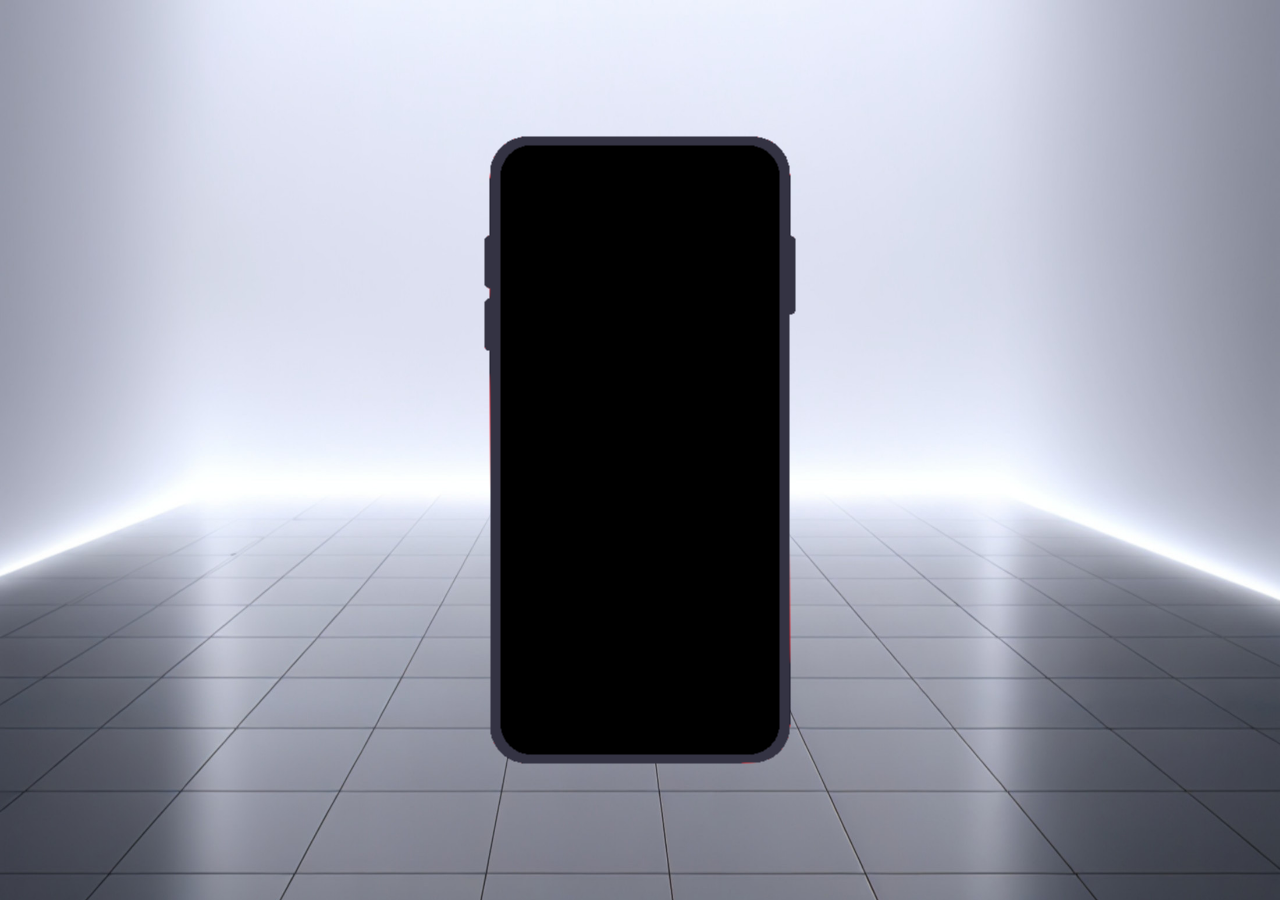
<file: index.html>
<!DOCTYPE html>
<html lang="pt-br">
<head>
    <meta charset="UTF-8">
    <meta name="viewport" content="width=device-width, initial-scale=1.0">
    <link rel="shortcut icon" href="favsoc.ico" type="image/x-icon">
    <title>Projeto Redes Sociais</title>
    <link rel="stylesheet" href="estilos/style.css">
</head>
<body>
    <main>
        <section id="telefone">

        </section>
        <section id="redes-sociais">

        </section>
    </main>
</body>
</html>
</file>
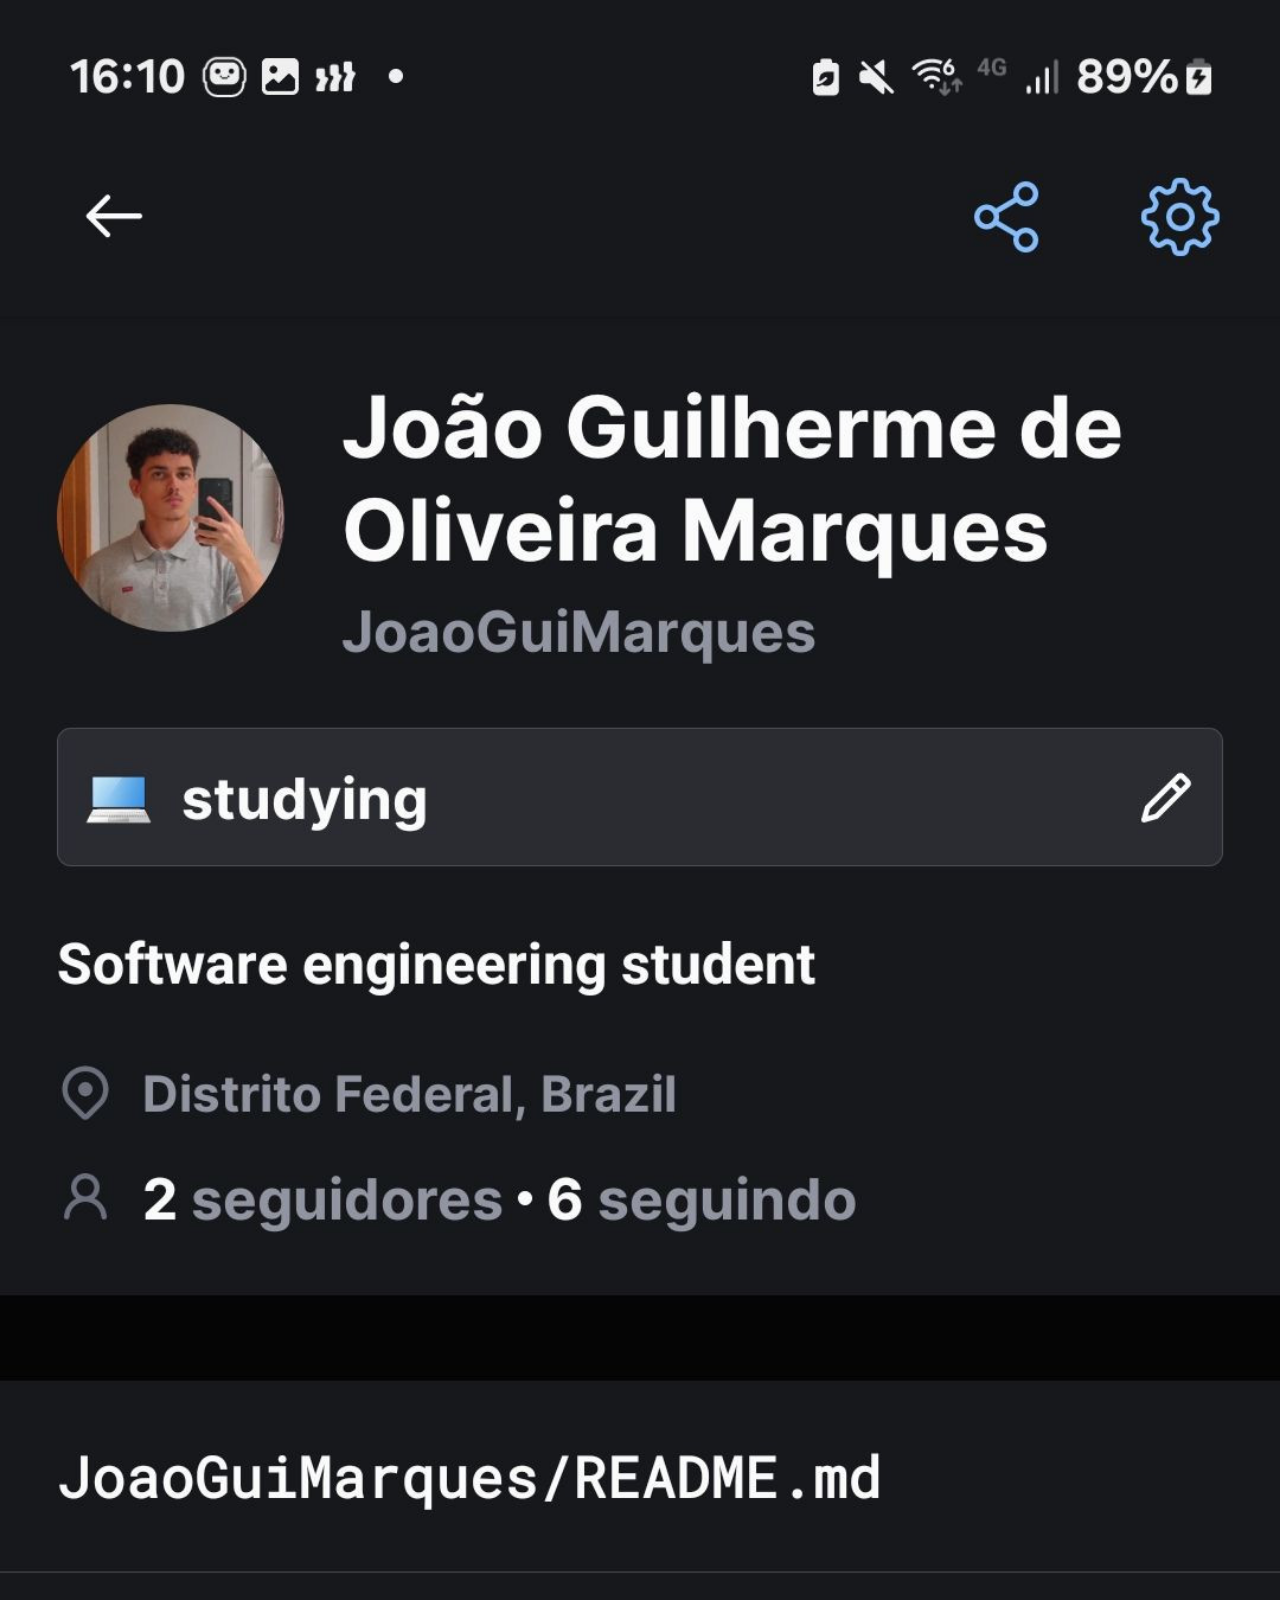
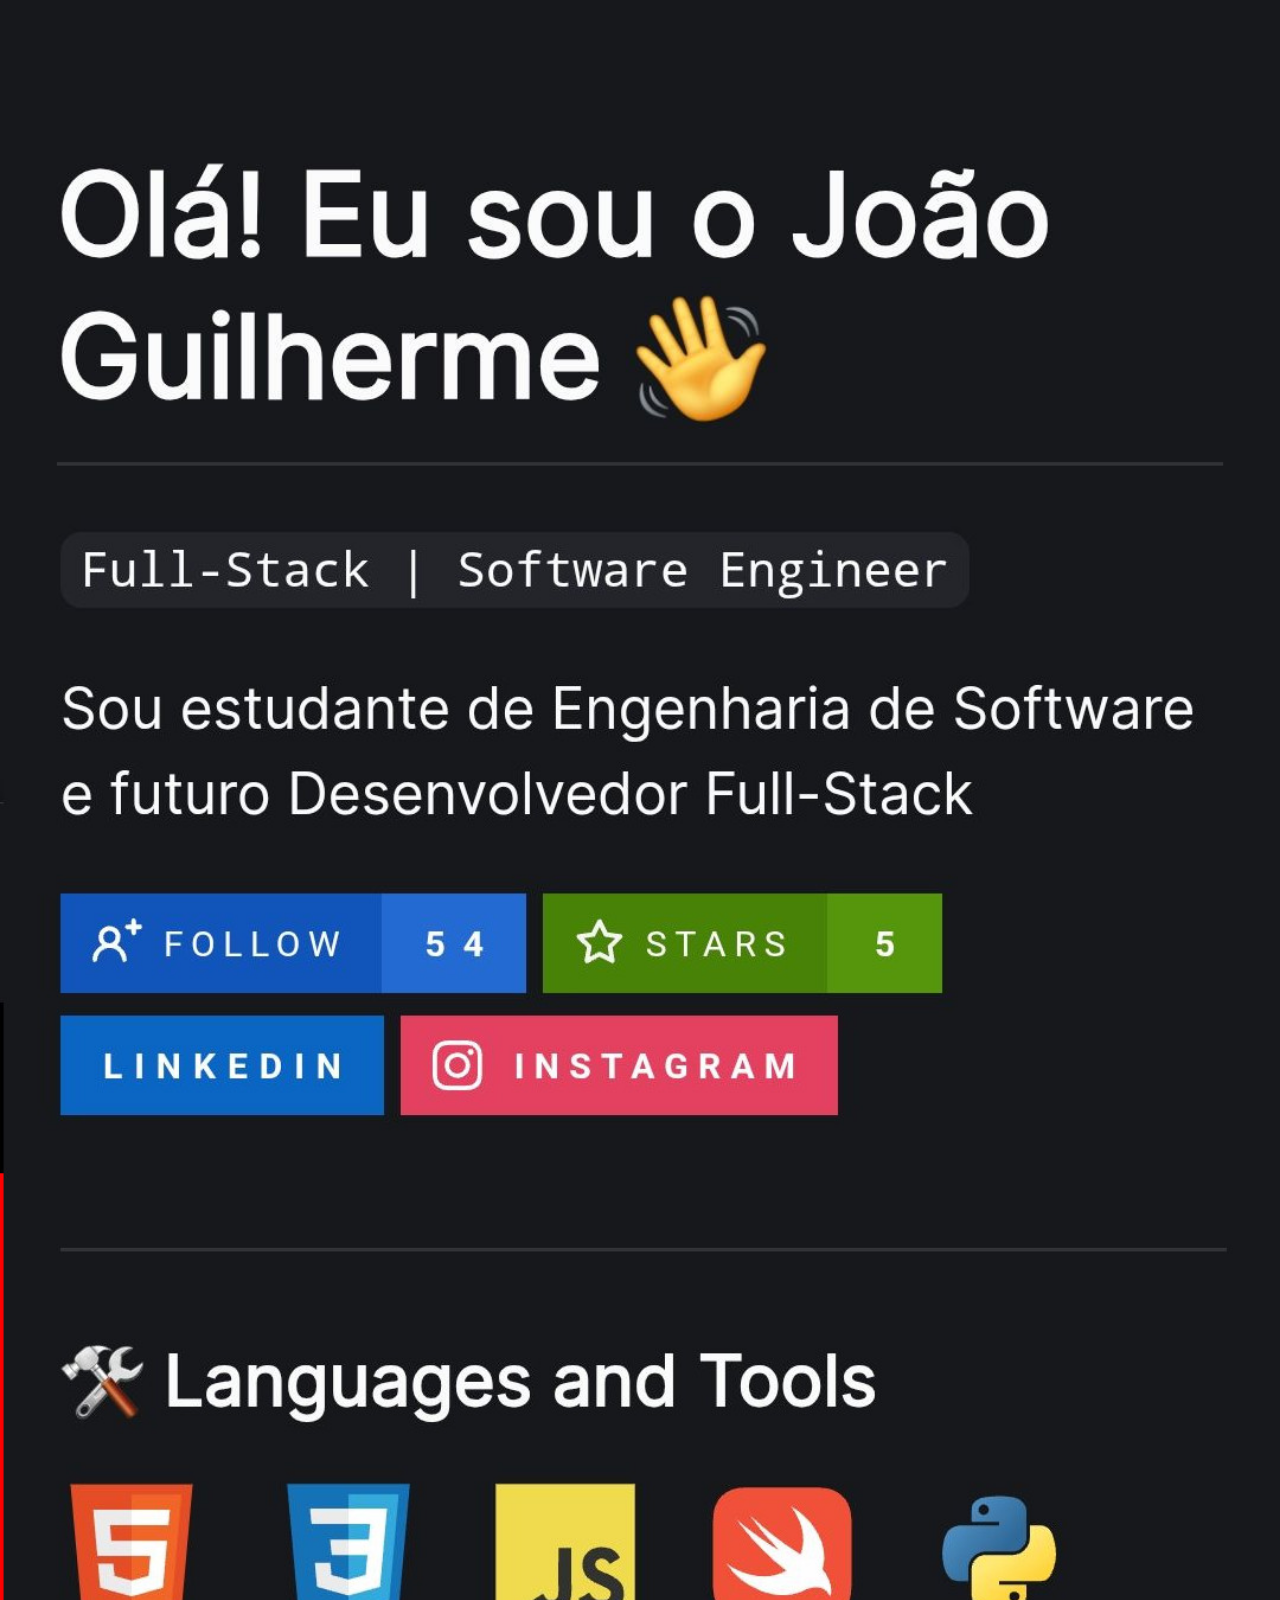
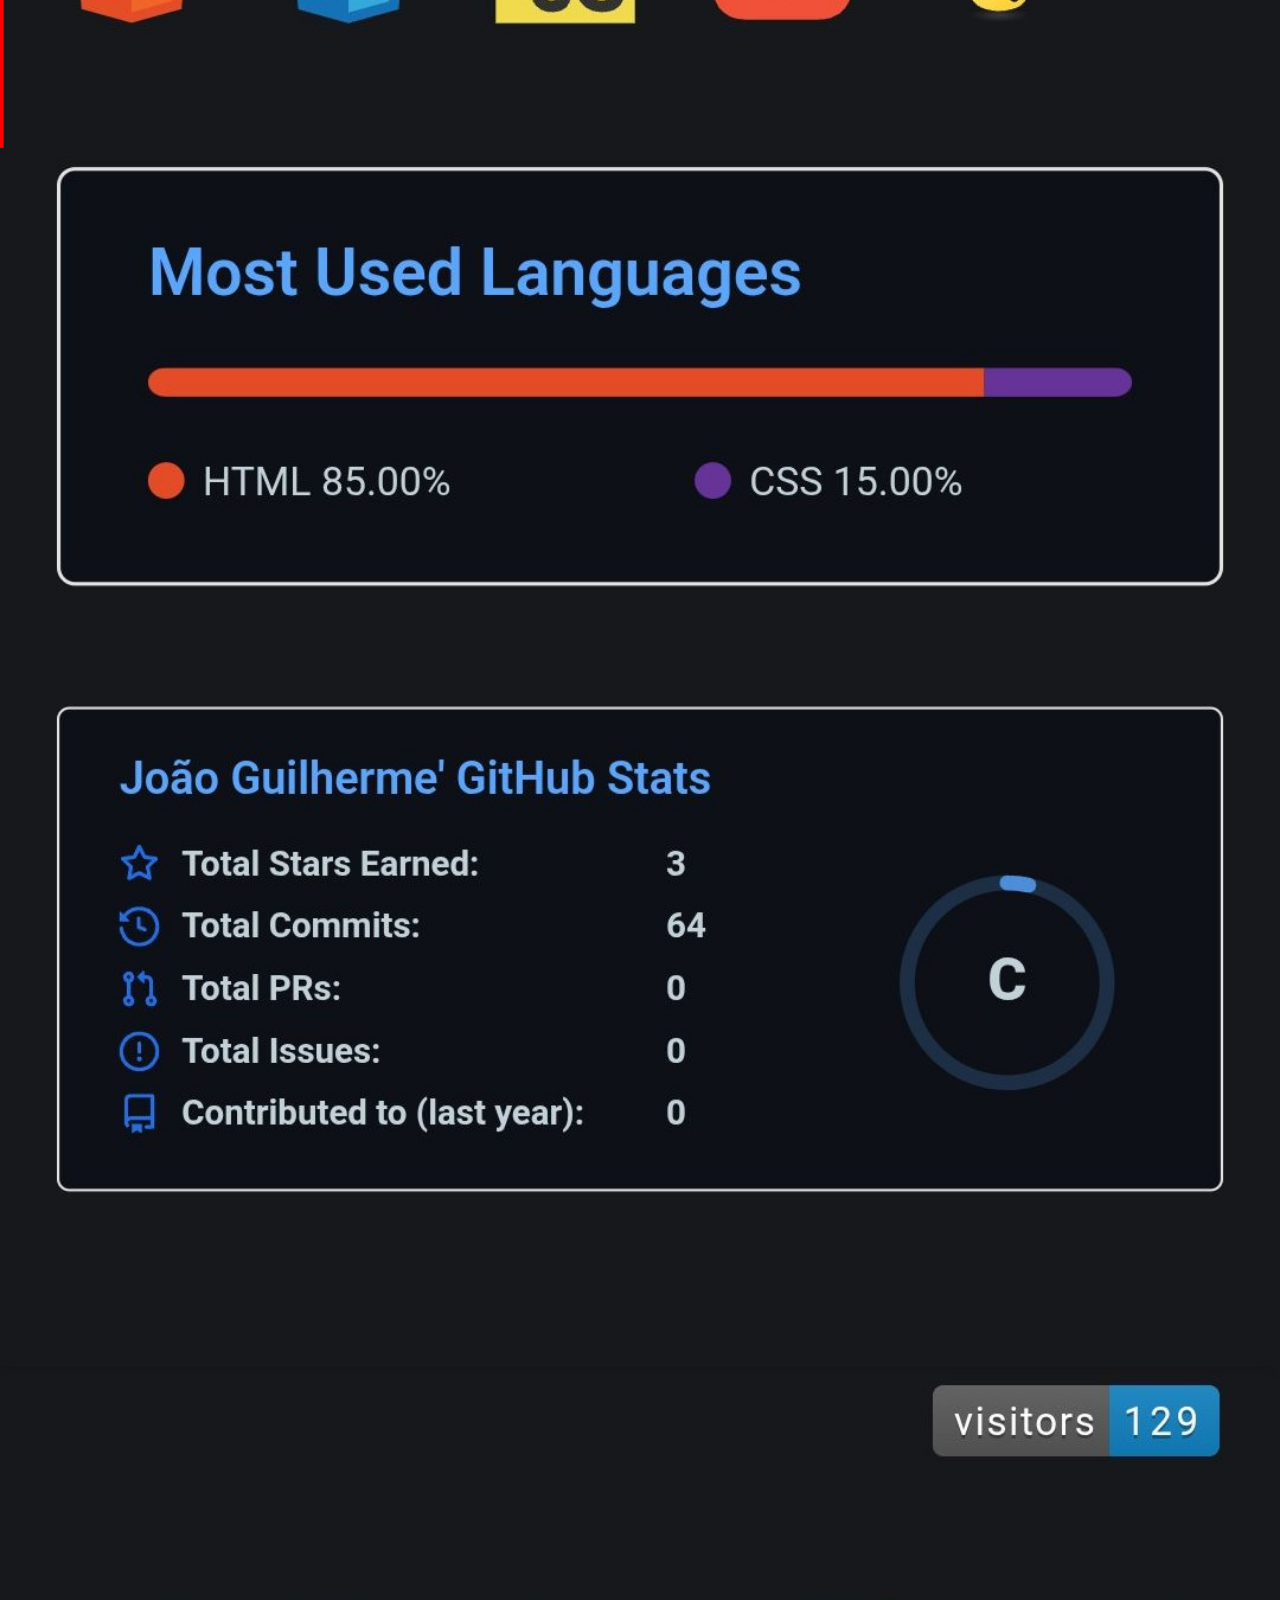
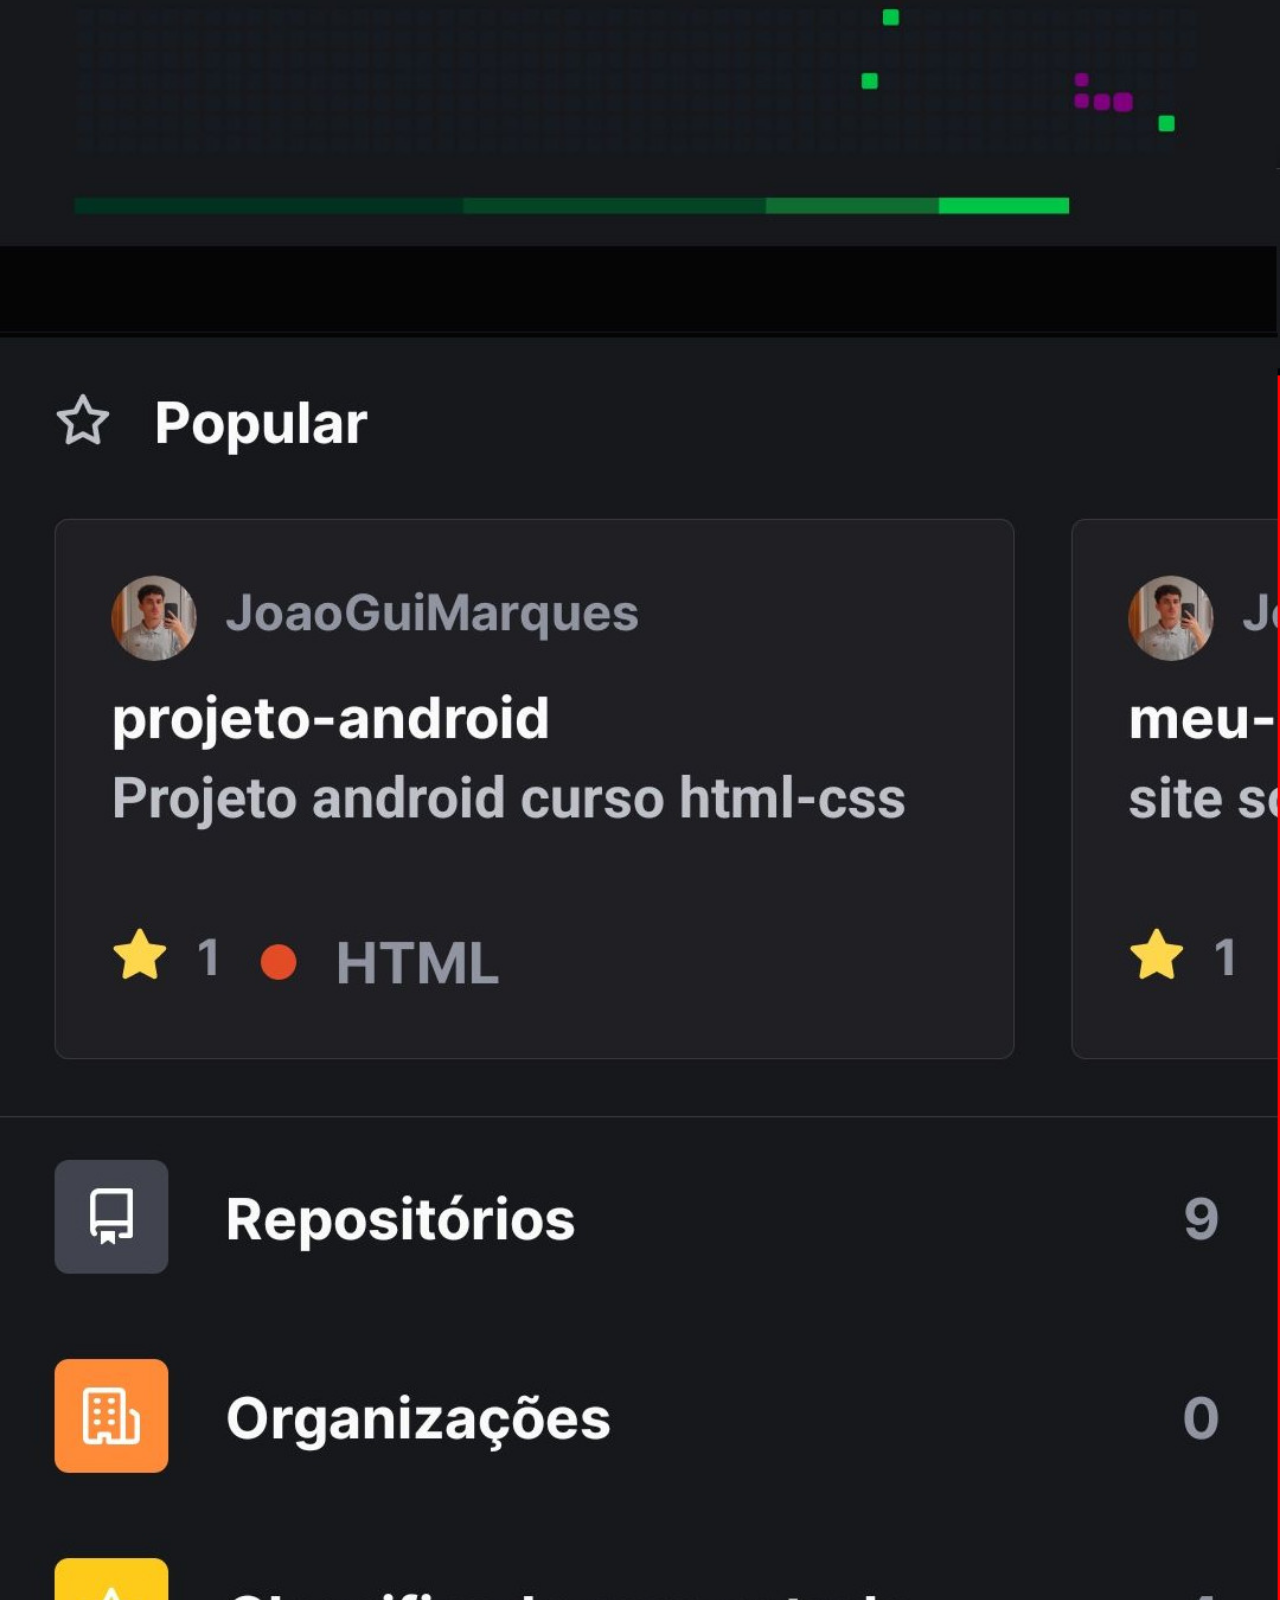
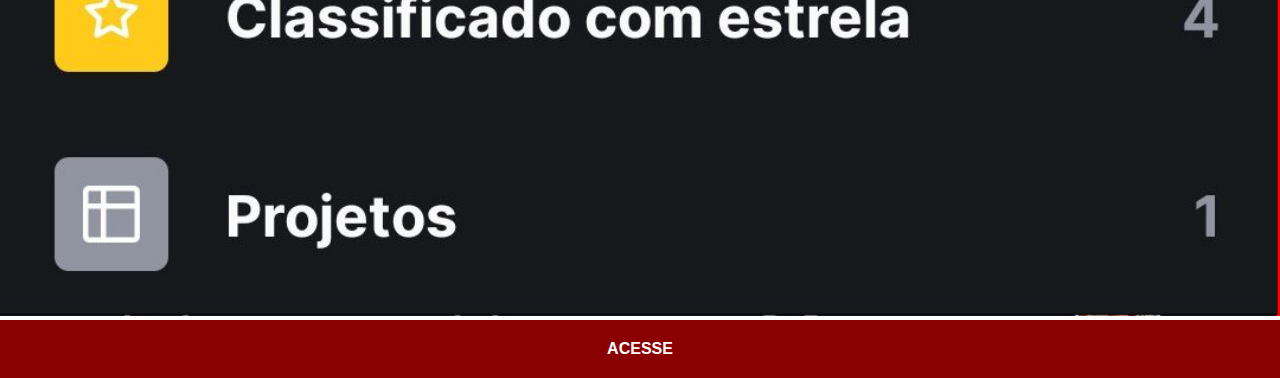
<file: github.html>
<!DOCTYPE html>
<html lang="pt-br">
<head>
    <meta charset="UTF-8">
    <meta name="viewport" content="width=device-width, initial-scale=1.0">
    <title>GitHub</title>
    <link rel="stylesheet" href="estilos/social.css">
</head>
<body>
    <img src="imagens/tela-git2.jpg" alt="GitHub">
    <a href="https://github.com/JoaoGuiMarques" target="_blank">ACESSE</a>
</body>
</html>
</file>
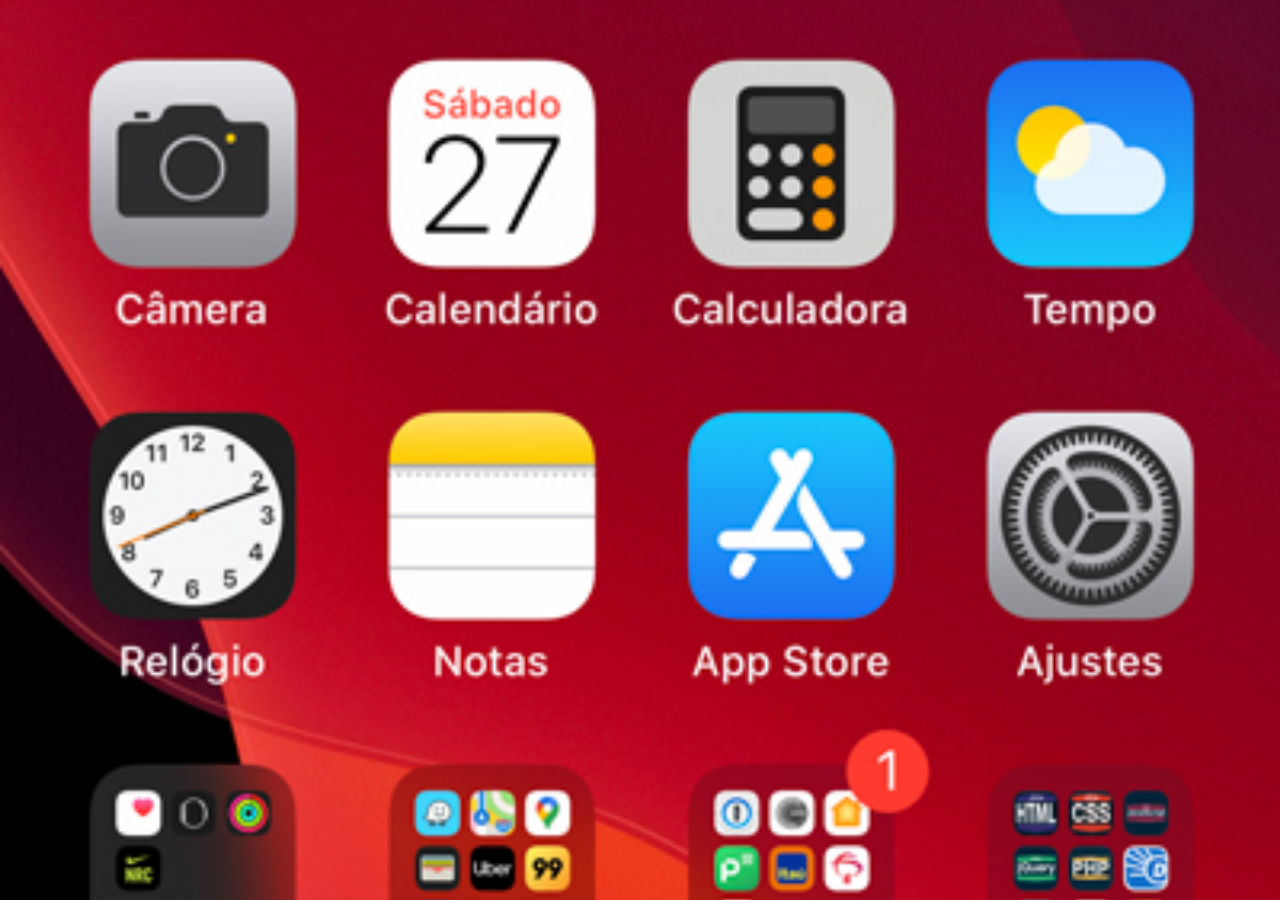
<file: home.html>
<!DOCTYPE html>
<html lang="pt-br">
<head>
    <meta charset="UTF-8">
    <meta name="viewport" content="width=device-width, initial-scale=1.0">
    <title>Home</title>
</head>
<style>
    * {
        margin: 0px;
        padding: 0px;
    }

    body {
        width: 100vw;
        height: 100vh;
        background: black url('imagens/tela-home.jpg') no-repeat top center;
        background-size: cover;
    }
</style>
<body>
    
</body>
</html>
</file>
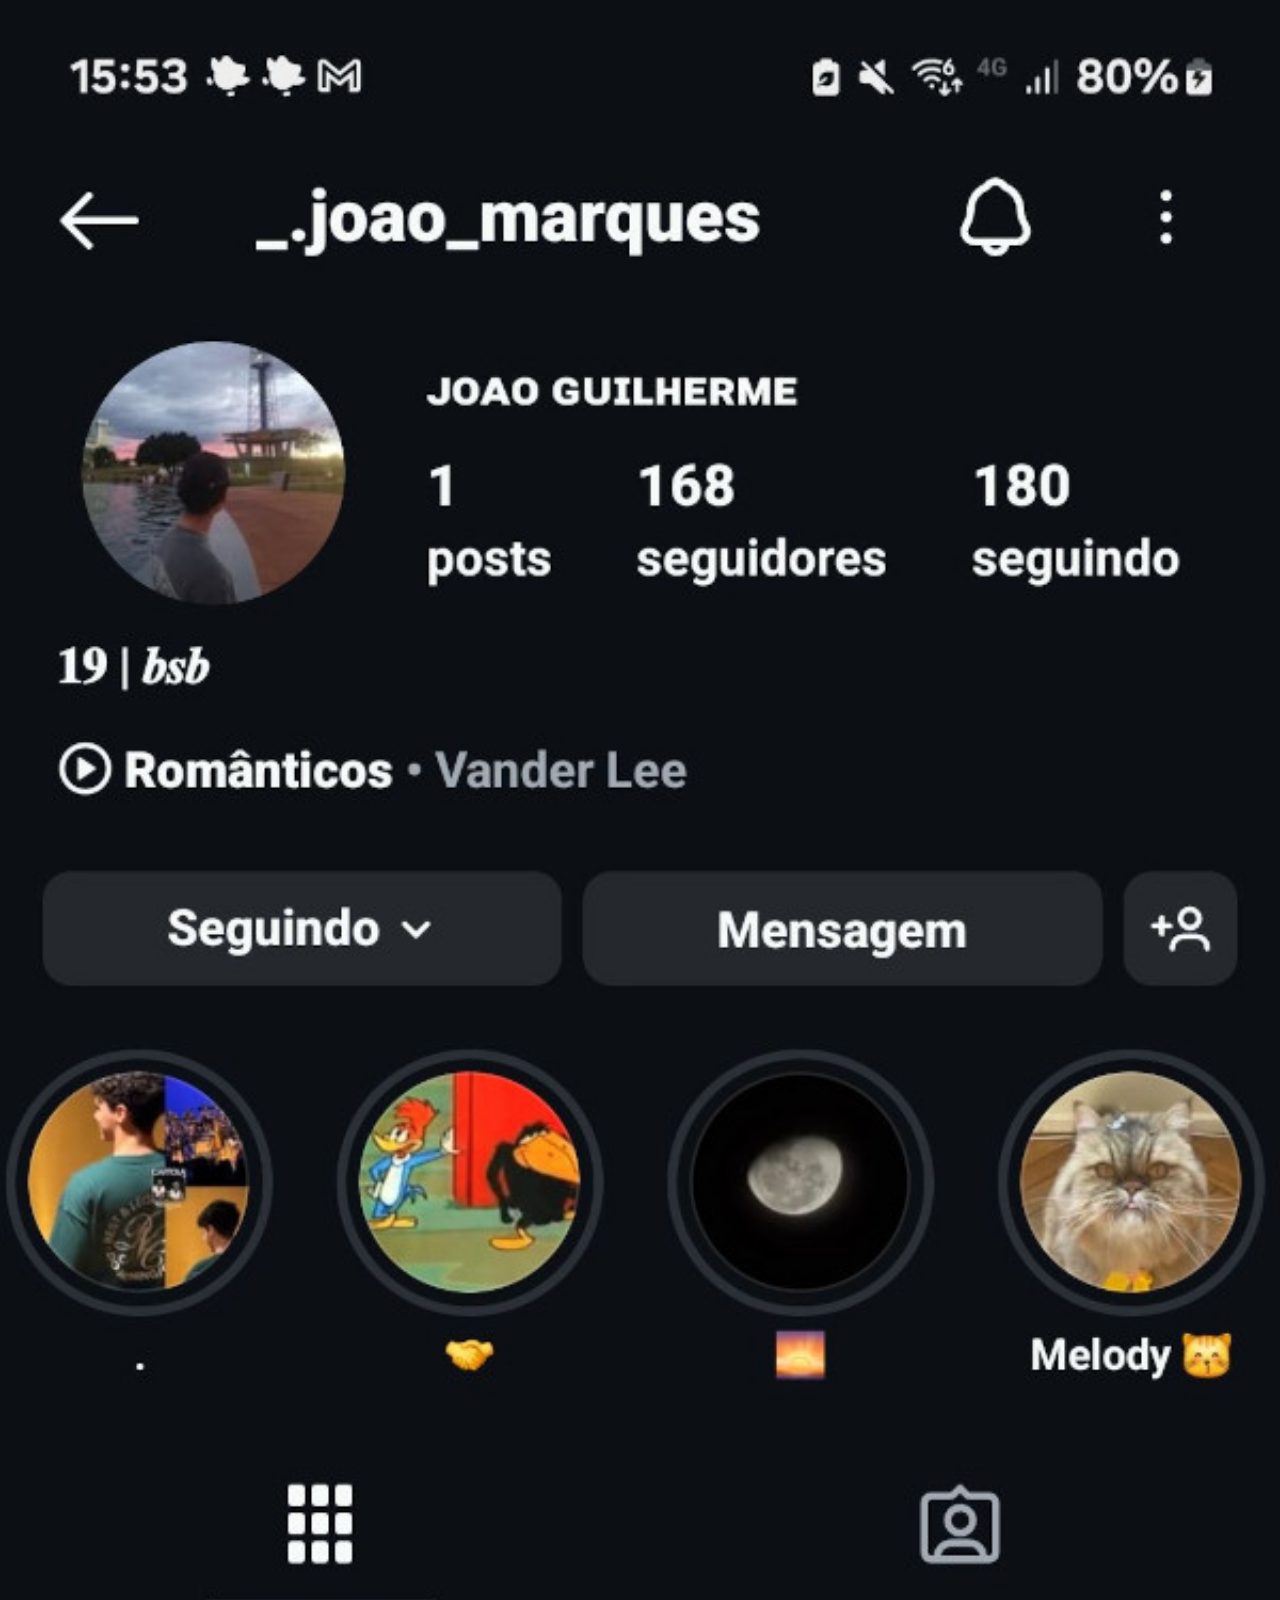
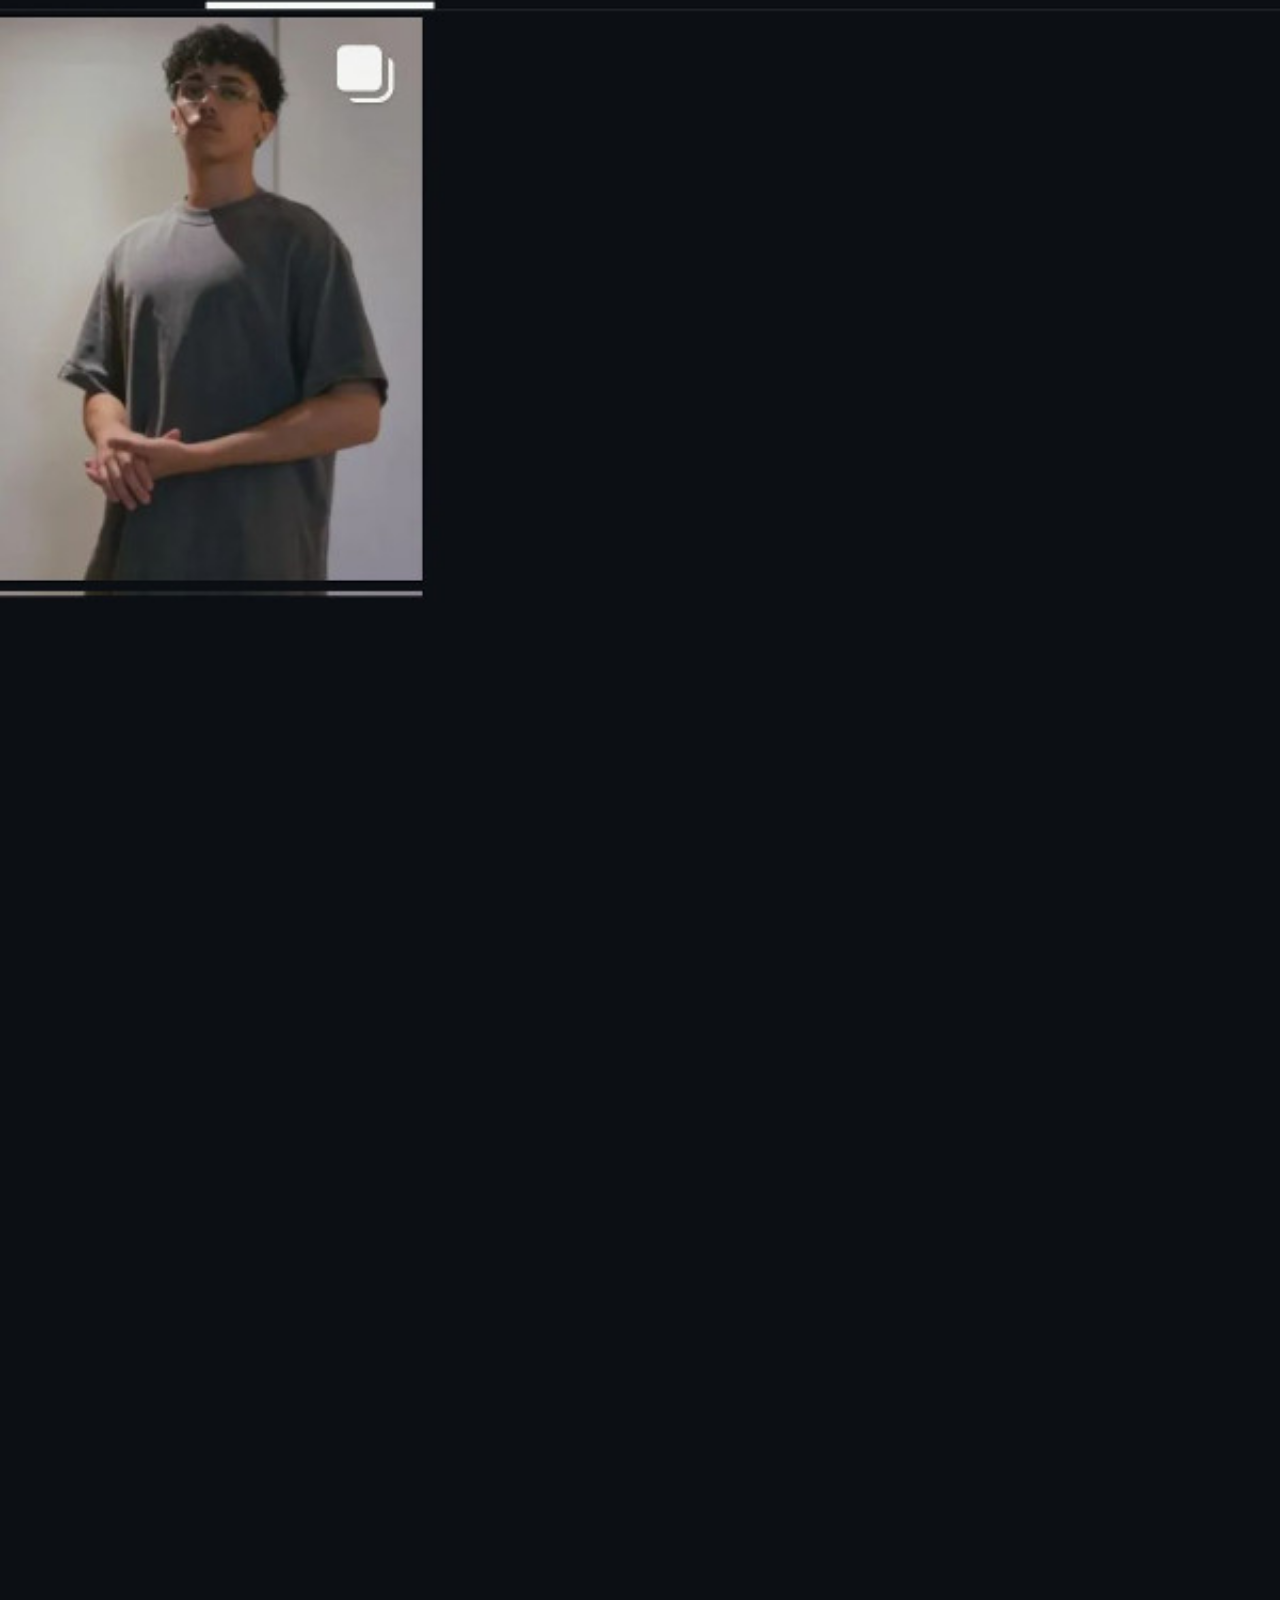
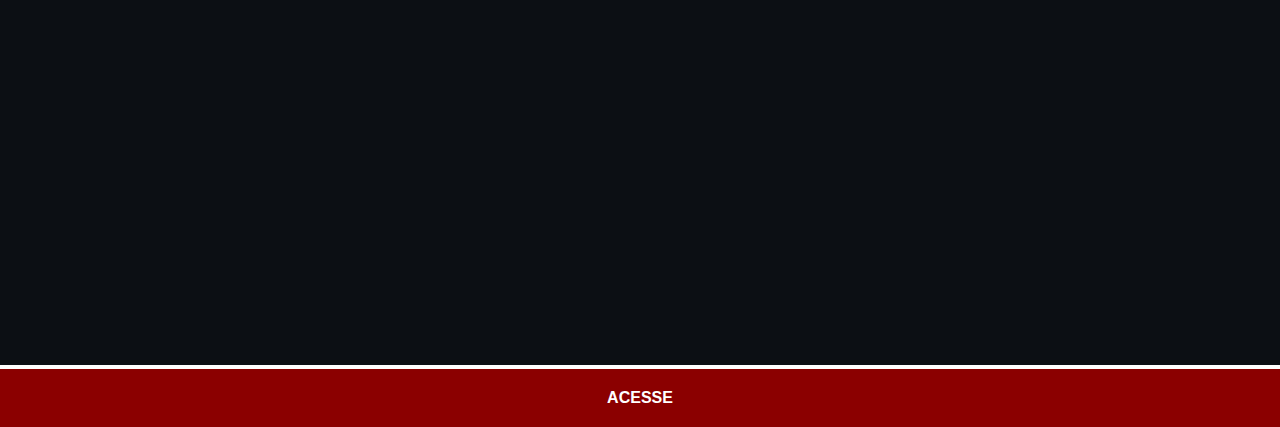
<file: instagram.html>
<!DOCTYPE html>
<html lang="pt-br">
<head>
    <meta charset="UTF-8">
    <meta name="viewport" content="width=device-width, initial-scale=1.0">
    <title>Instagram</title>
    <link rel="stylesheet" href="estilos/social.css">
</head>
<body>
    <img src="imagens/tela-insta2.jpg">
    <a href="https://www.instagram.com/_.joao_marques/" target="_blank">ACESSE</a>
</body>
</html>
</file>
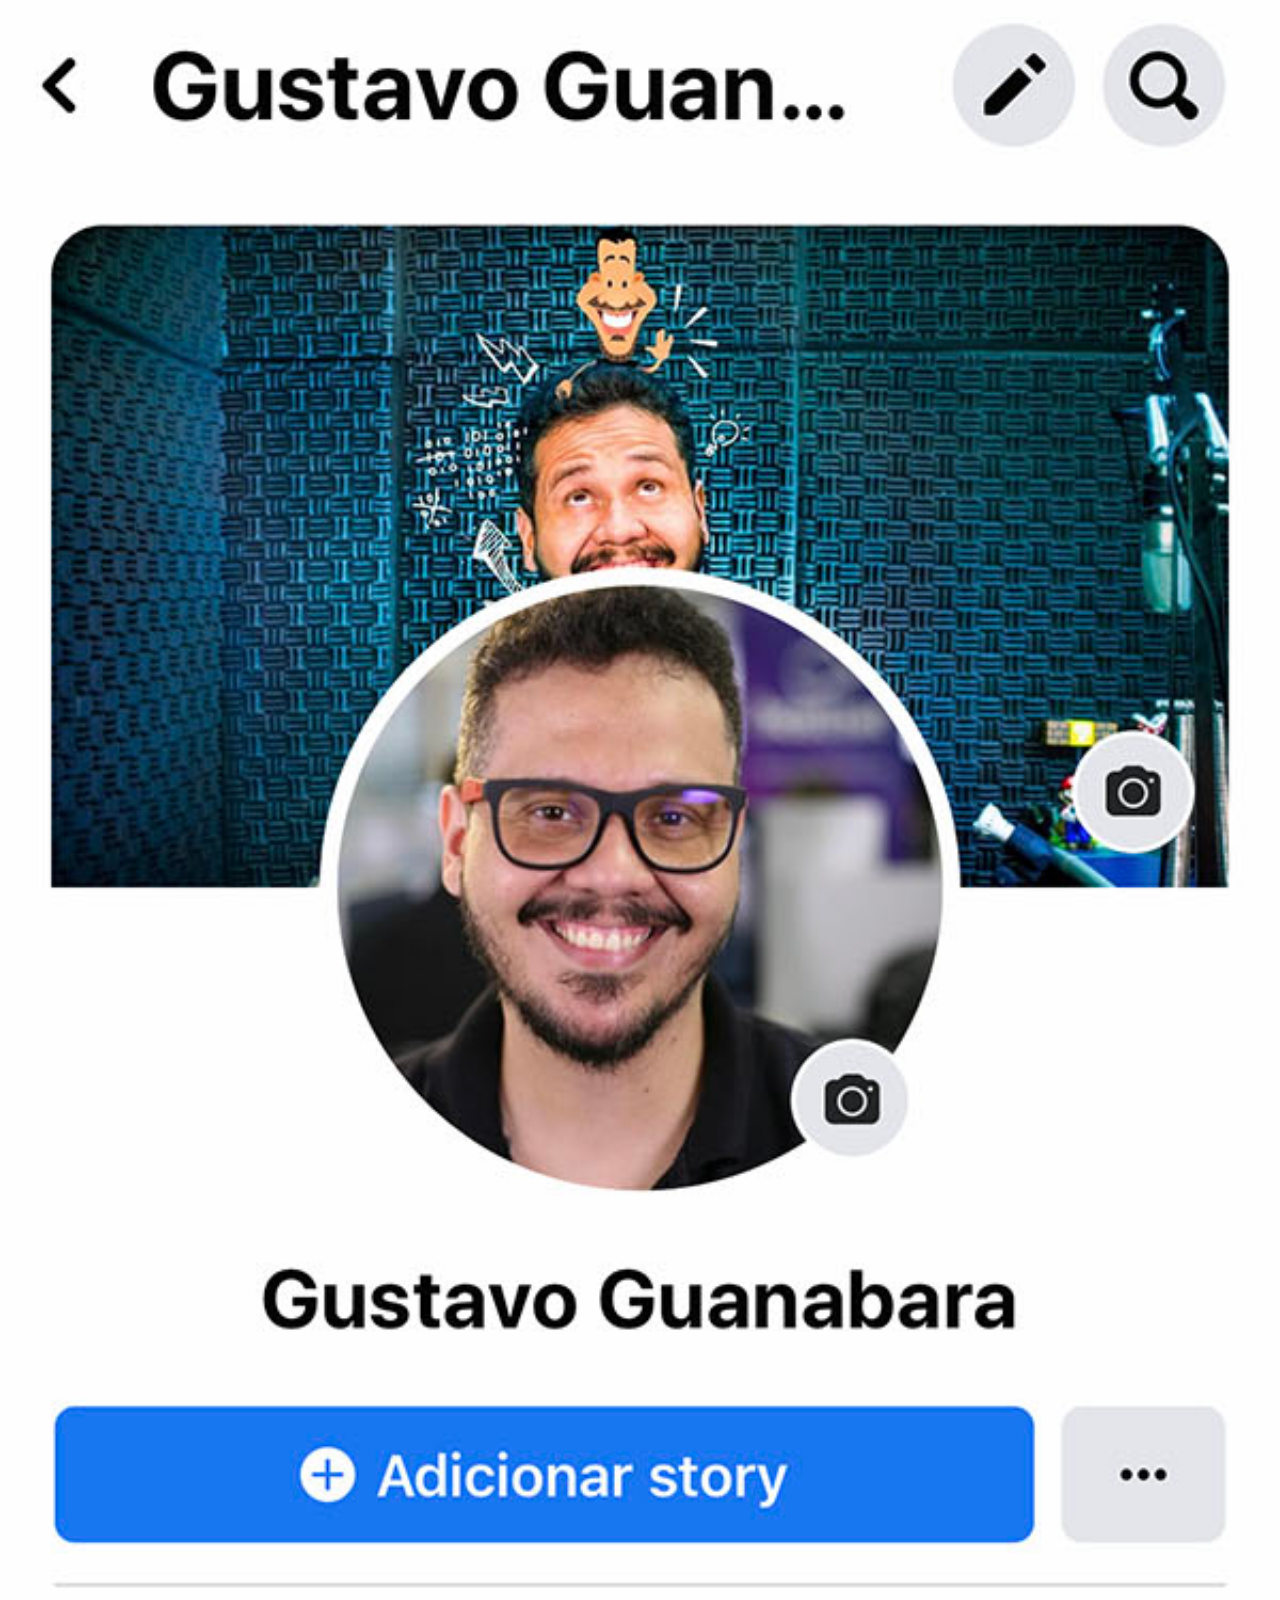
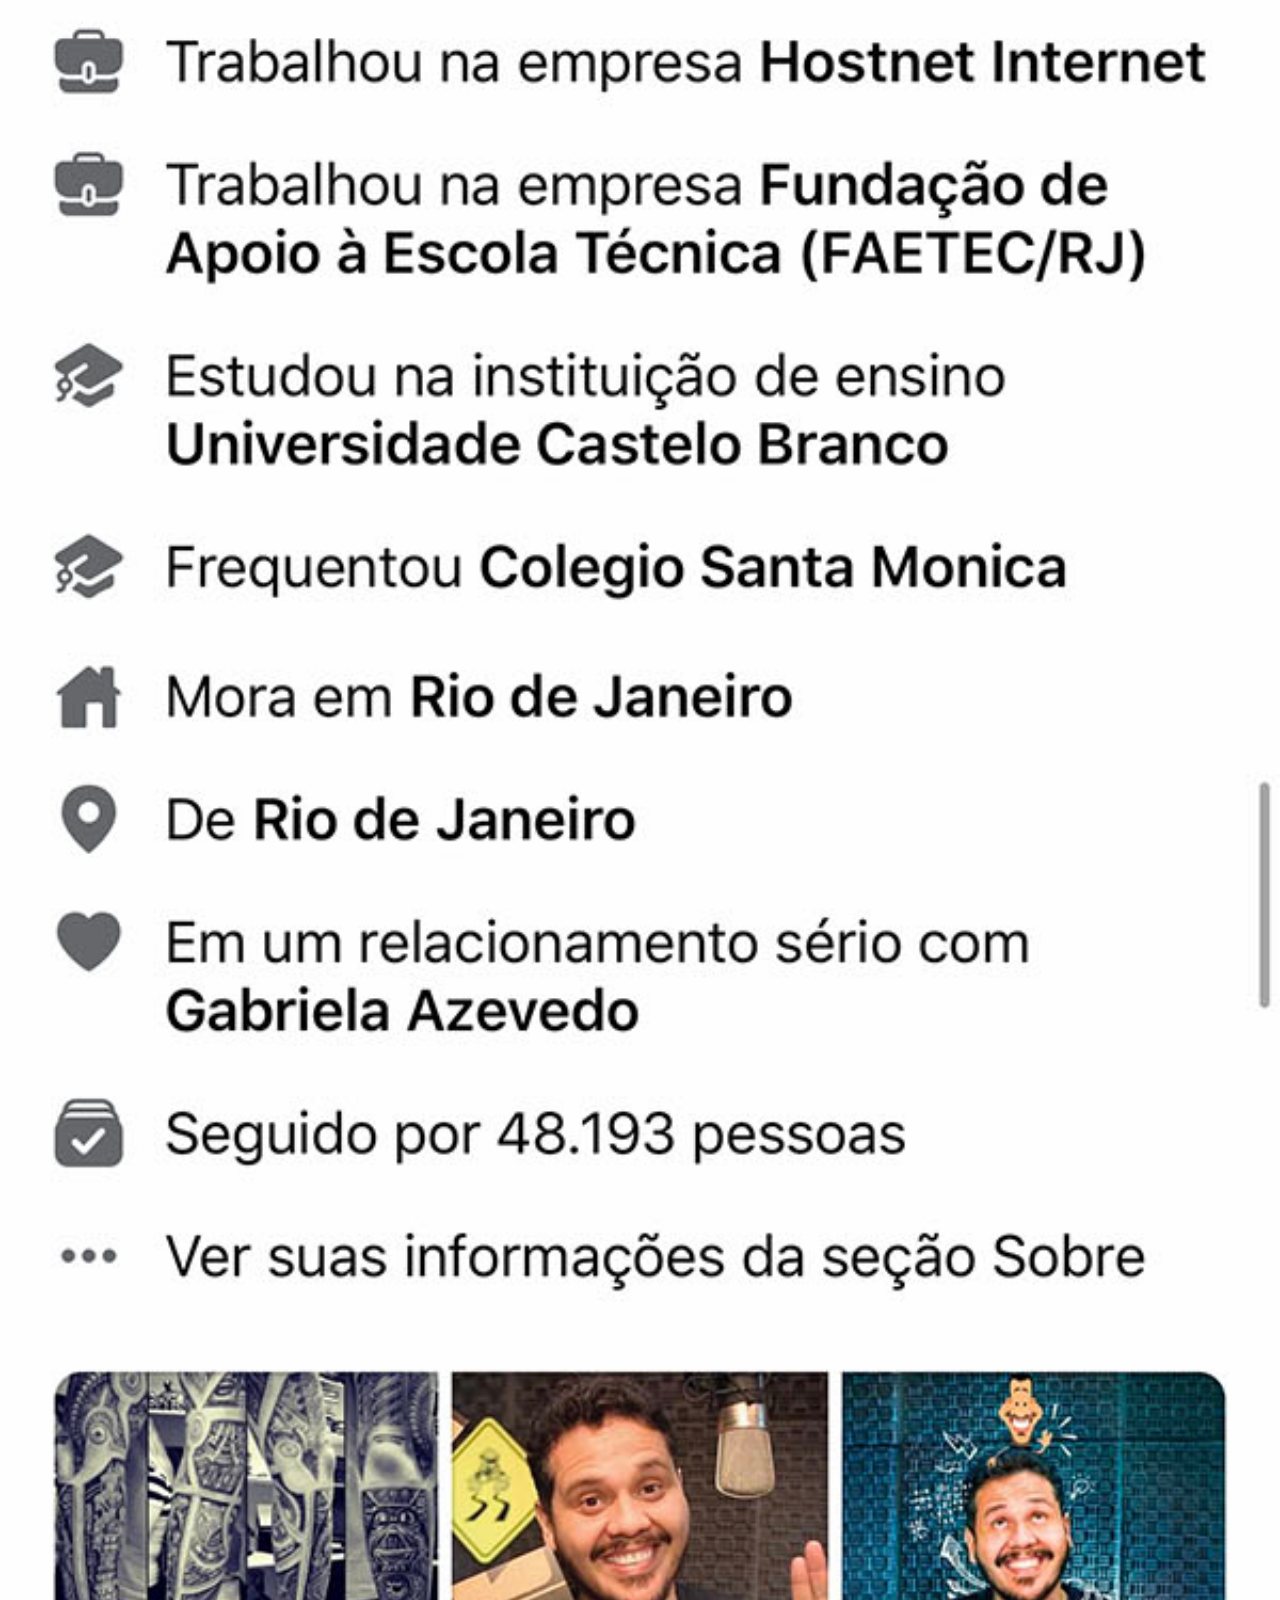
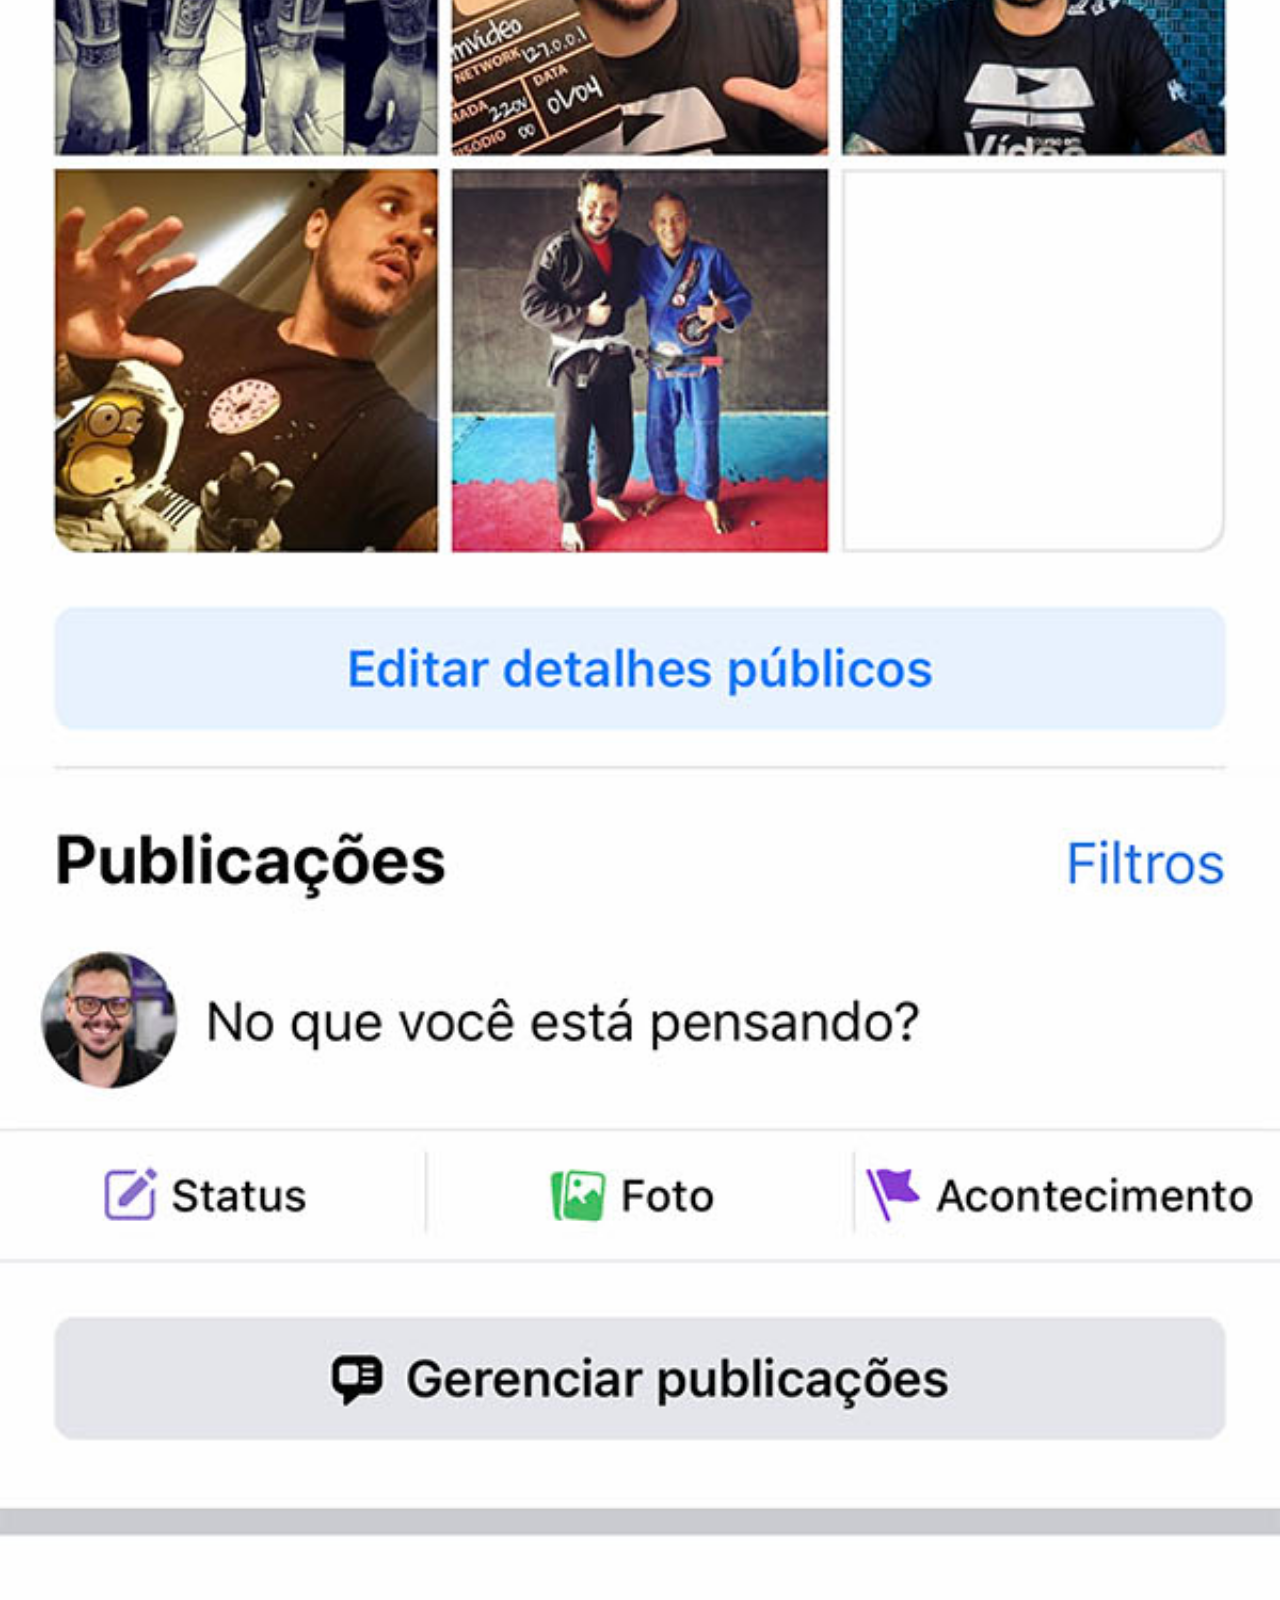
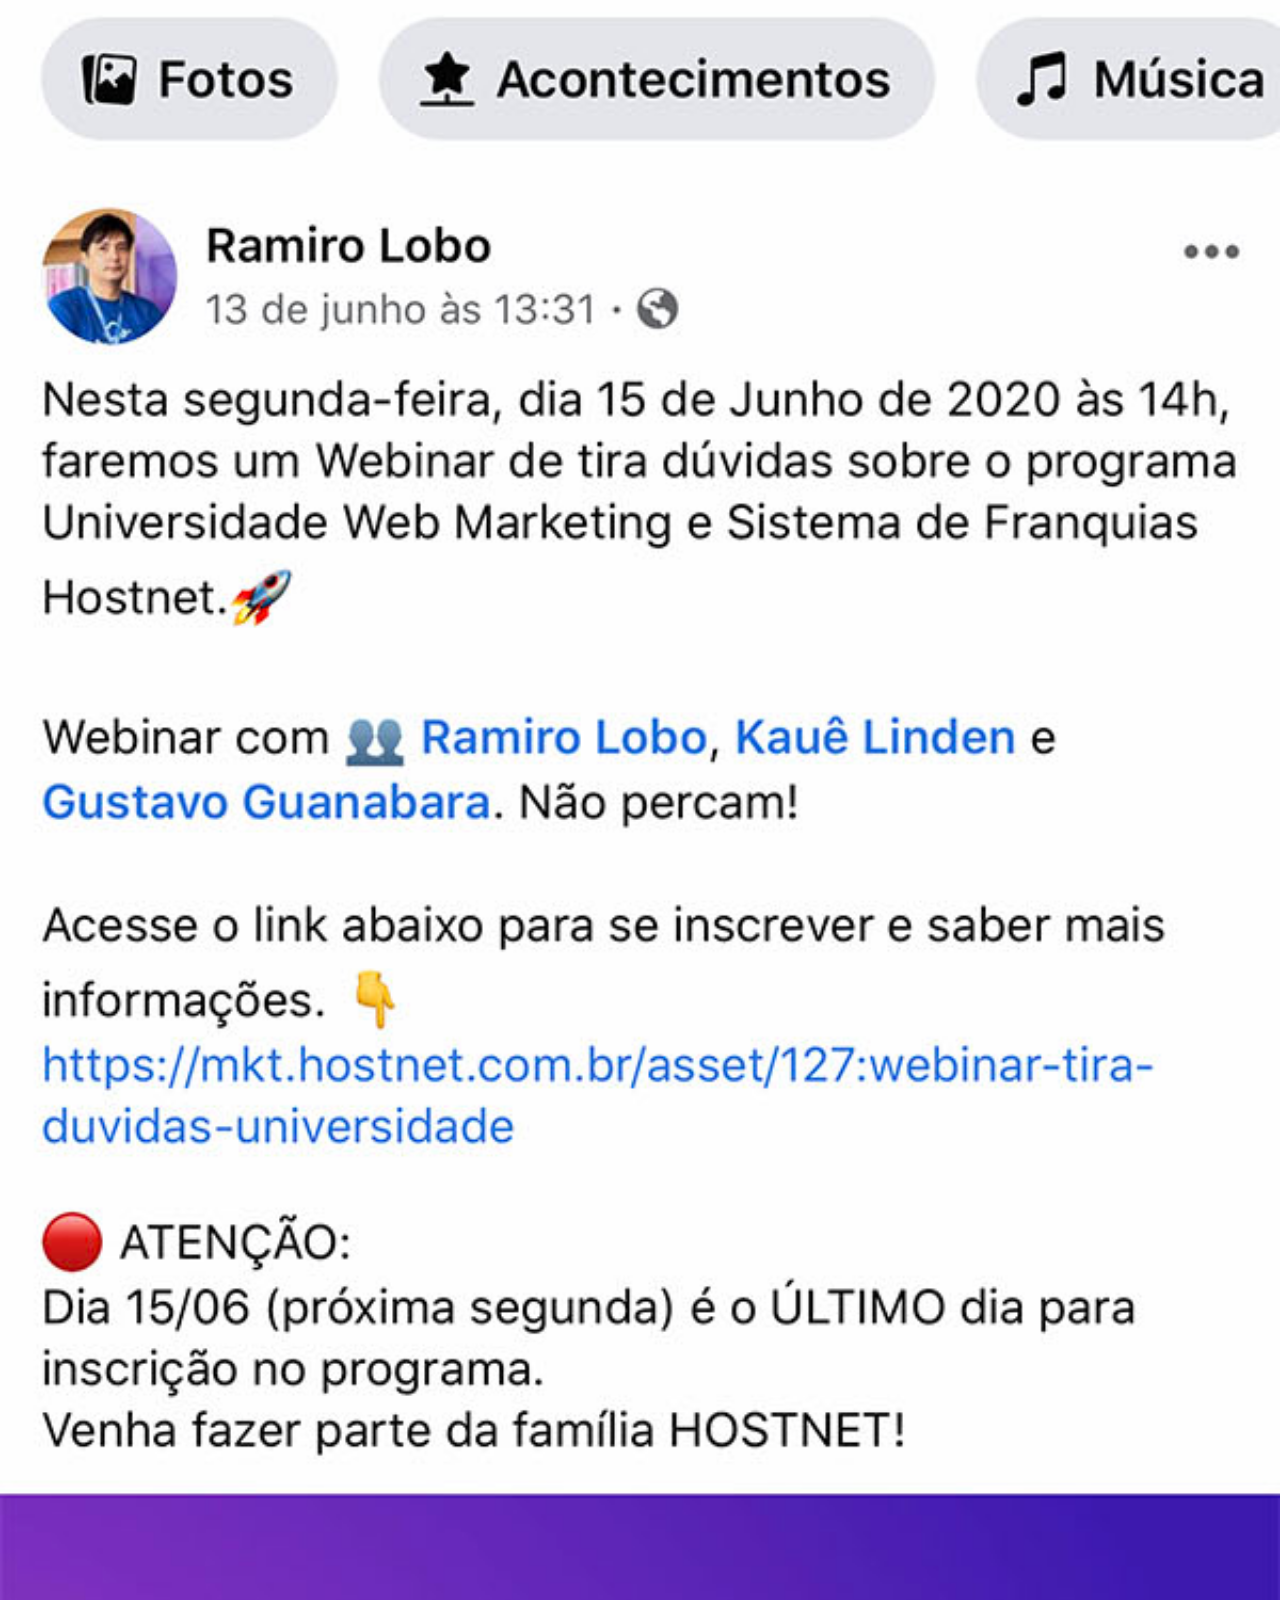
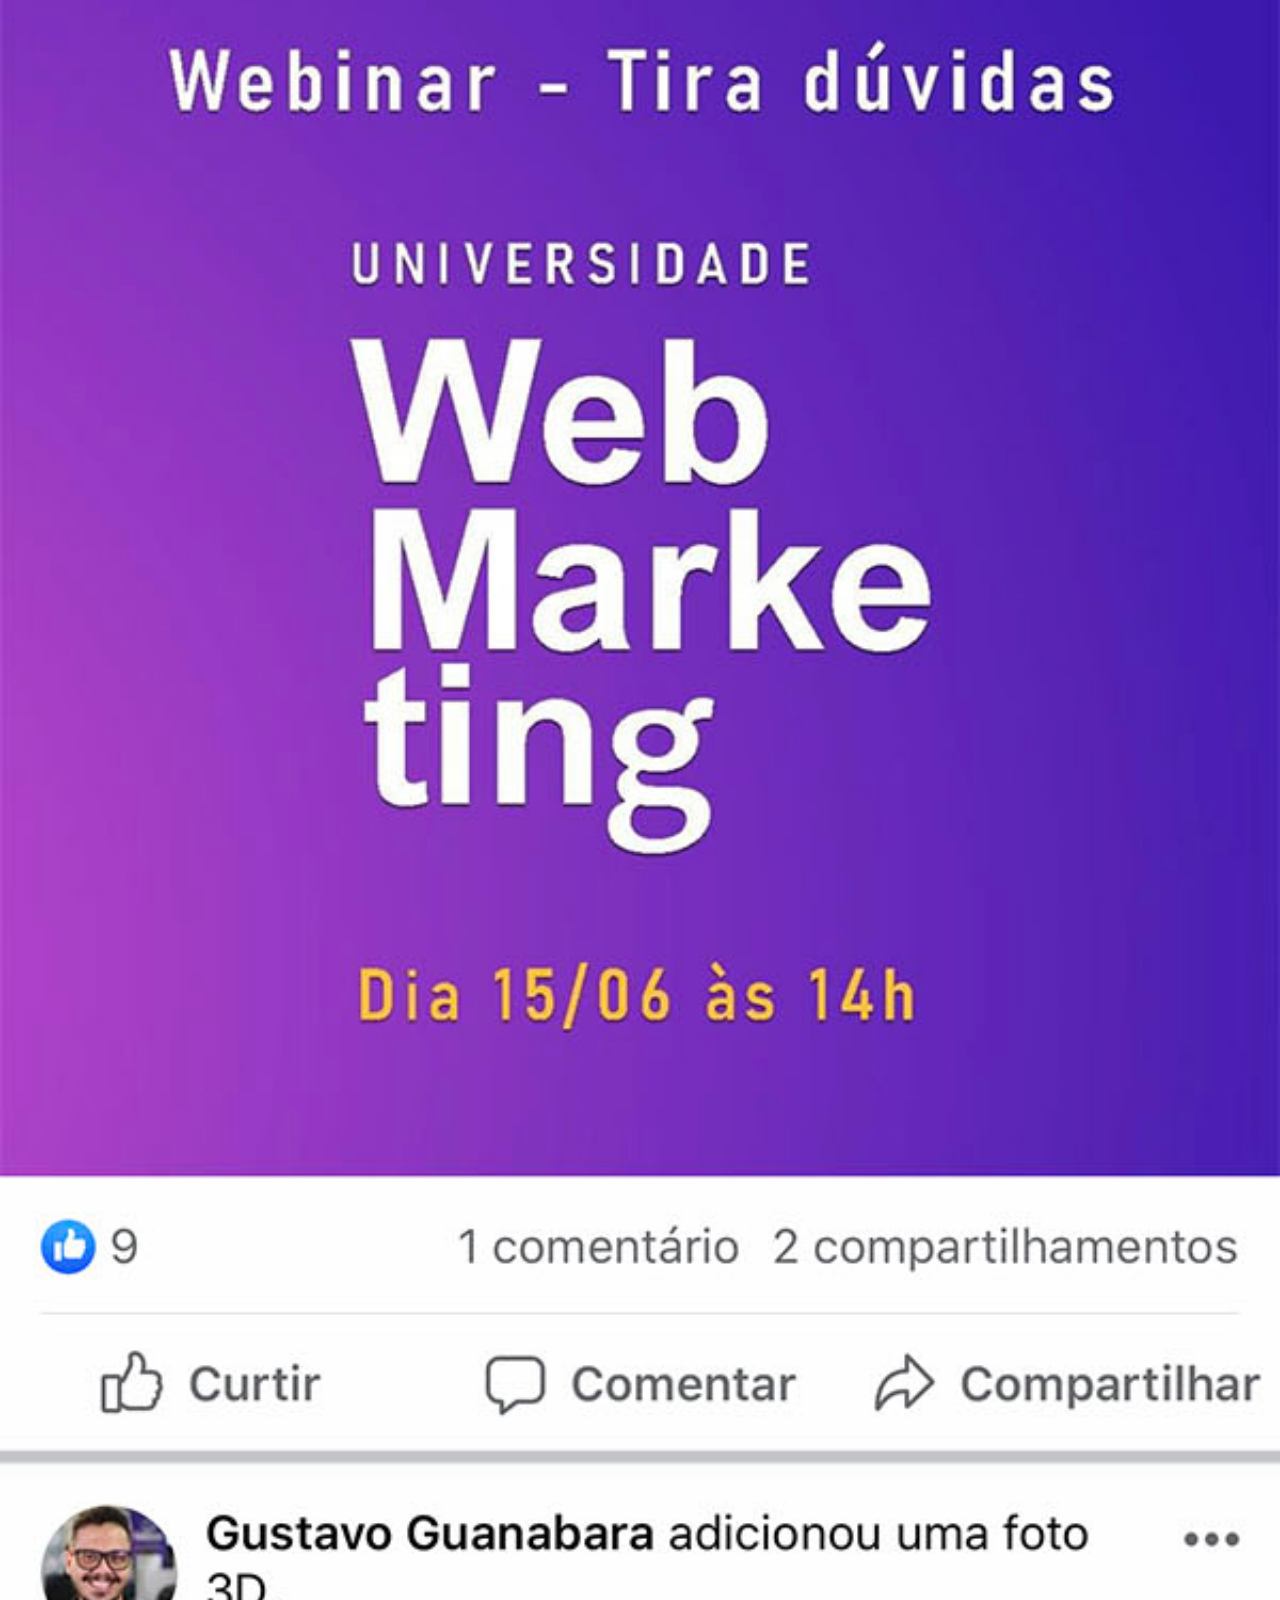
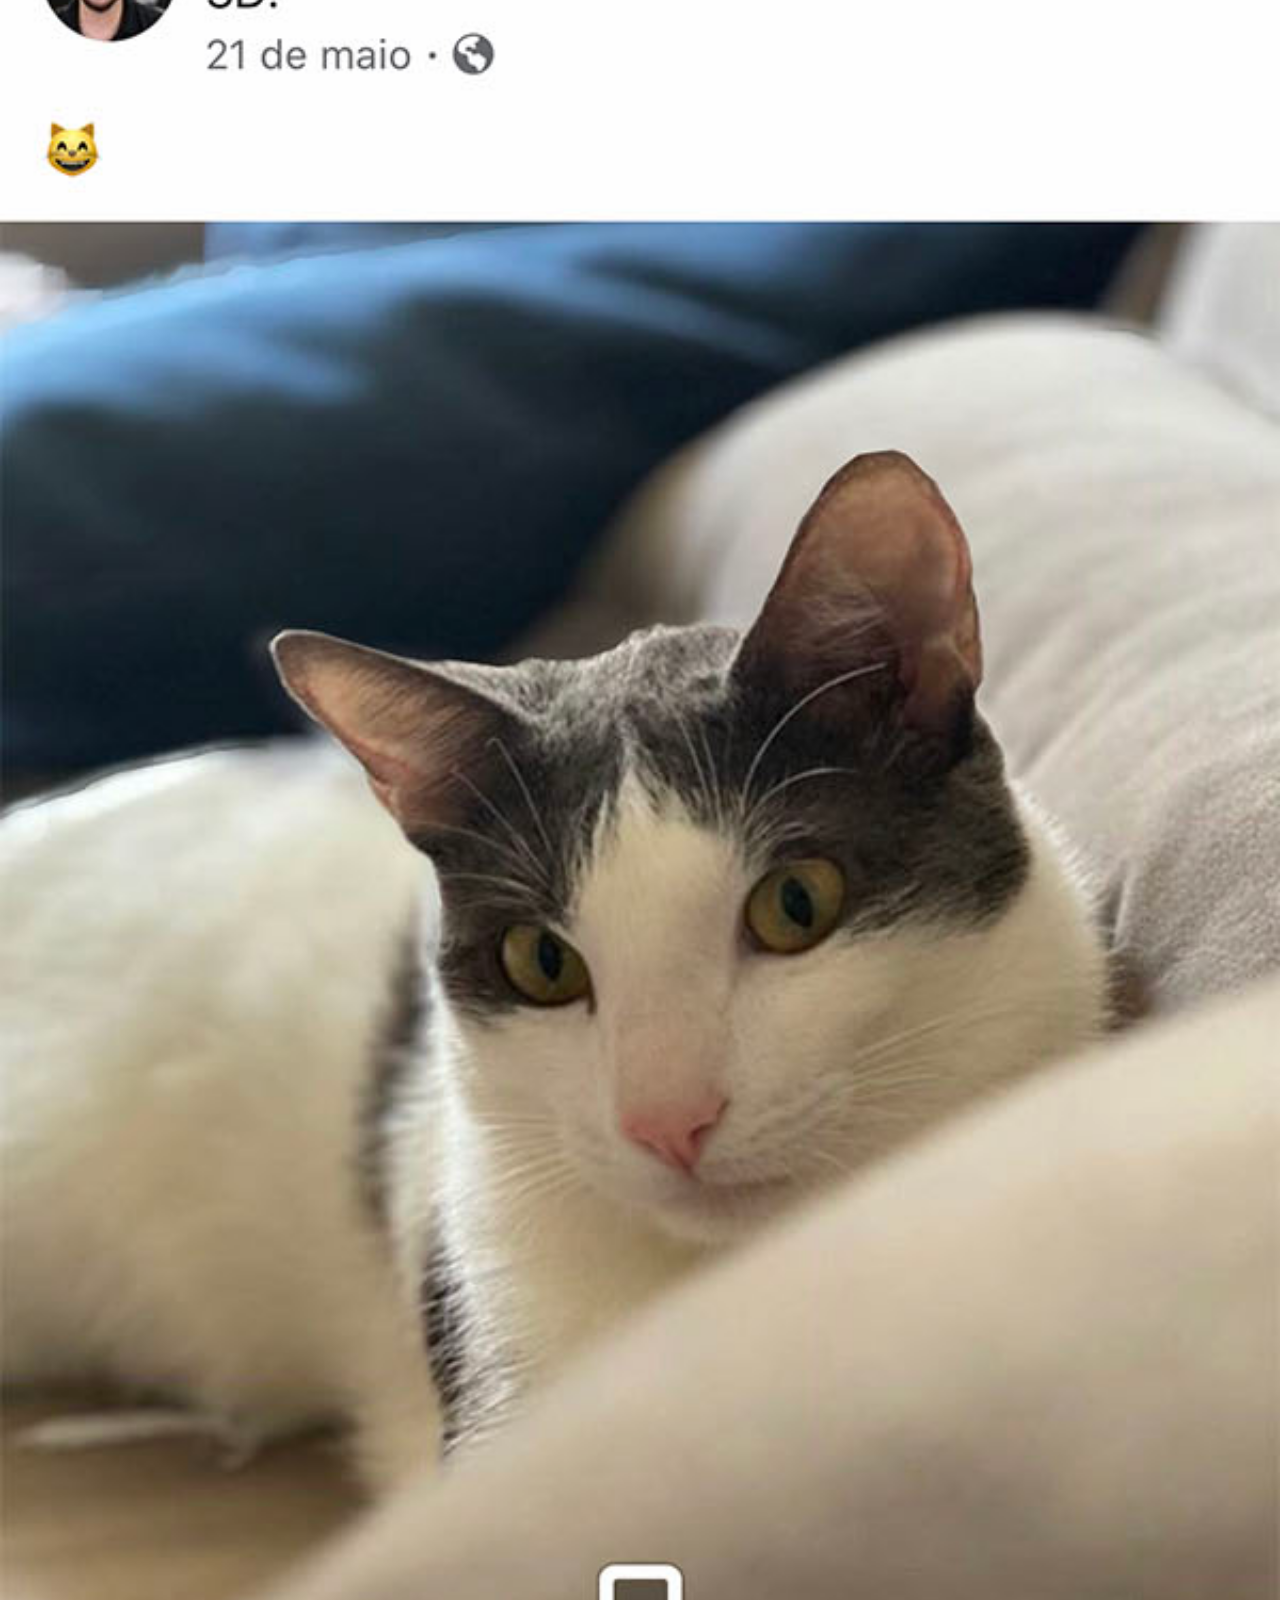
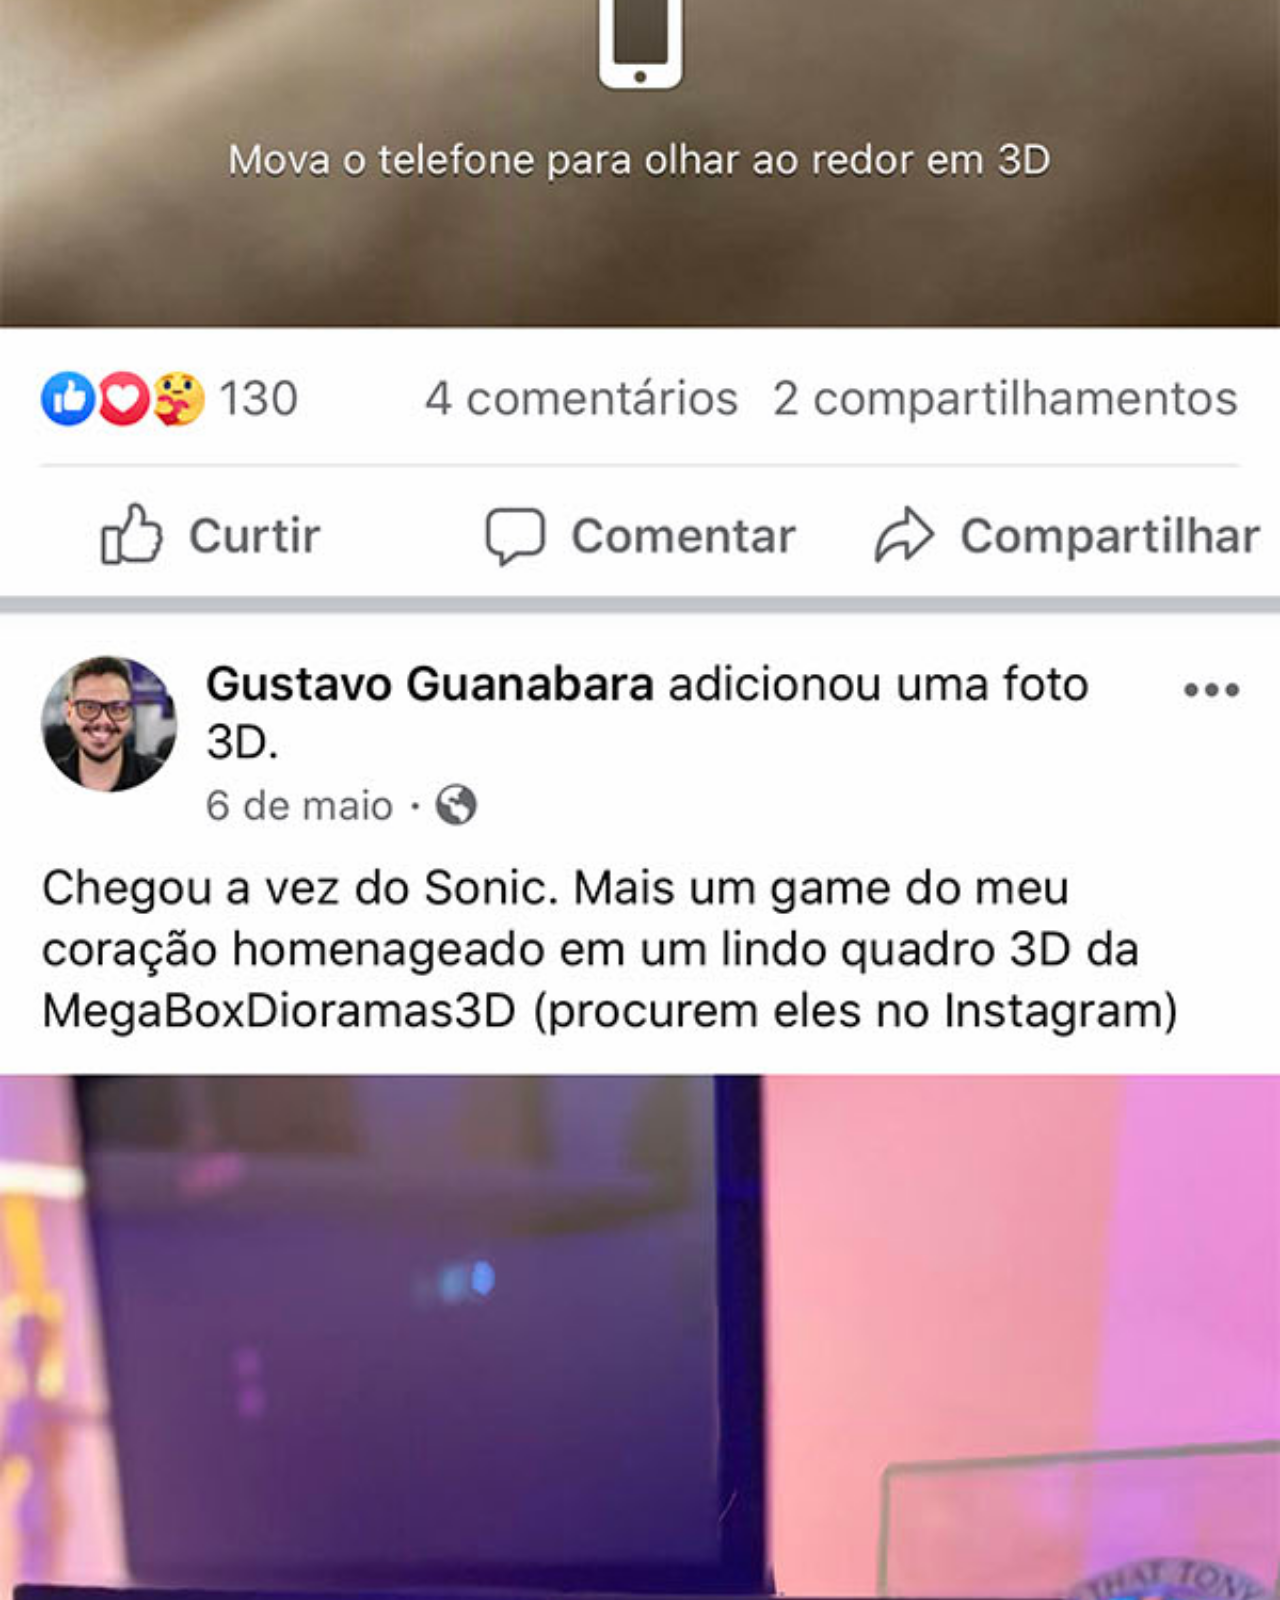
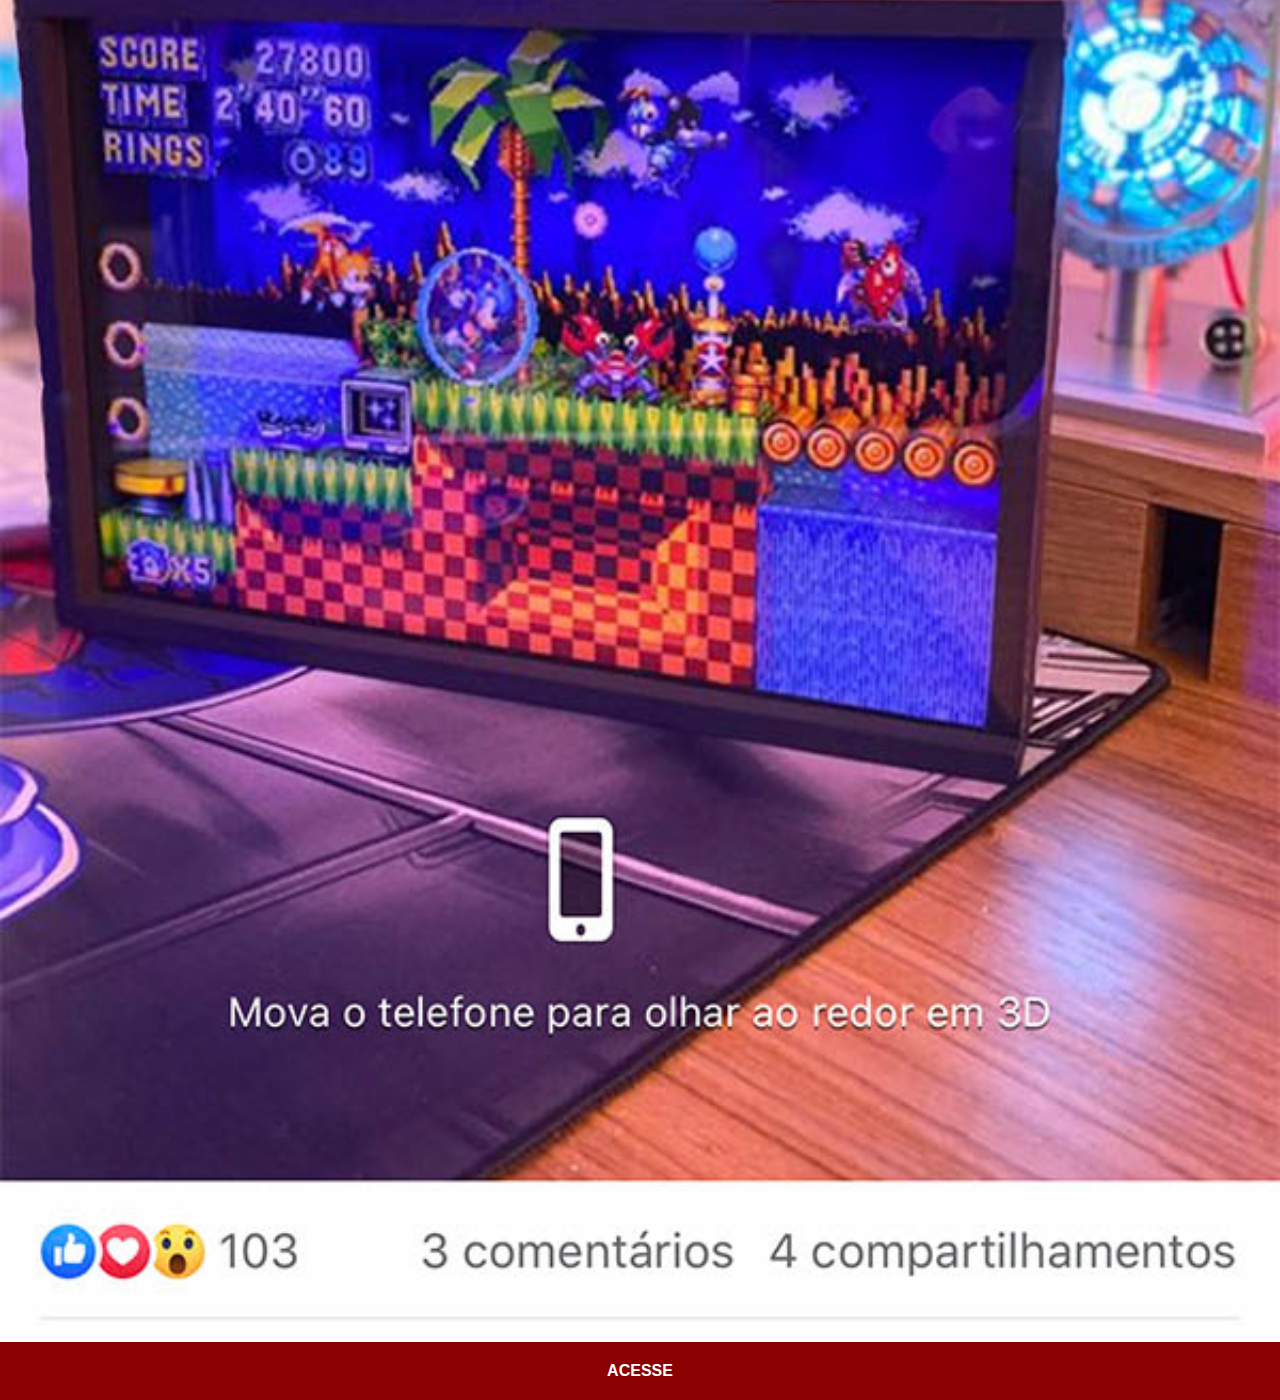
<file: linkedin.html>
<!DOCTYPE html>
<html lang="pt-br">
<head>
    <meta charset="UTF-8">
    <meta name="viewport" content="width=device-width, initial-scale=1.0">
    <title>Linkedin</title>
    <link rel="stylesheet" href="estilos/social.css">
</head>
<body>
    <img src="imagens/tela-facebook.jpg" alt="Linkedin">
    <a href="https://www.linkedin.com/in/joaoguimarques/" target="_blank">ACESSE</a>
</body>
</html>
</file>
<file: estilos/style.css>
@charset "UTF-8";

* {
    margin: 0px;
    padding: 0px;
    font-family: Arial, Helvetica, sans-serif;
}

html, body {
    height: 100vh;
    width: 100vw;
    background-color: black;
}

body {
    background: url(../imagens/fundo-branco4.jpg) no-repeat top center;
    background-size: cover;
    background-attachment: fixed;
}

main {
    position: relative;
    height: 100vh;
}

section#telefone {
    position: absolute;
    top: 50%;
    left: 50%; 
    transform: translate(-50%, -50%);
    /*CENTRALIZEI*/

    height: 627px;
    width: 311px;
    background: url('../imagens/celand3.0.png') no-repeat;
}

iframe#tela {
    position: relative;
    top: 9px;
    left: 16px;
    width: 279px;
    height: 610px;
    border-radius: 30px;
}

section#redes-sociais {
    display: flex;
    flex-direction: column;
    text-align: right;
}

section#redes-sociais img {
    width: 50px;
    margin: 15px;
    border-radius: 50%;
    box-shadow: 2px 2px 5px rgba(0, 0, 0, 0.400);
    box-sizing: border-box;
}

section#redes-sociais img:hover {
    border: 2px solid rgba(255, 255, 255, 0.6);
    transform: translate(-3px, -3px);
    box-shadow: 5px 5px 10px rgba(0, 0, 0, 0.600);
    transition: transform .5s, border .8s;
}
</file>
<file: estilos/social.css>
@charset "UTF-8";

* {
            margin: 0px;
            padding: 0px;
            font-family: Arial, Helvetica, sans-serif;
        }

        ::-webkit-scrollbar {
            width: 0px;
            height: 0px;
        }

        img {
            width: 100vw;
        }

        a {
            display: block;
            background-color: darkred;
            color: white;
            padding: 20px;
            text-align: center;
            font-weight: bolder;
            text-decoration: none;
        }

        a:hover {
            background-color: red;
        }
</file>
